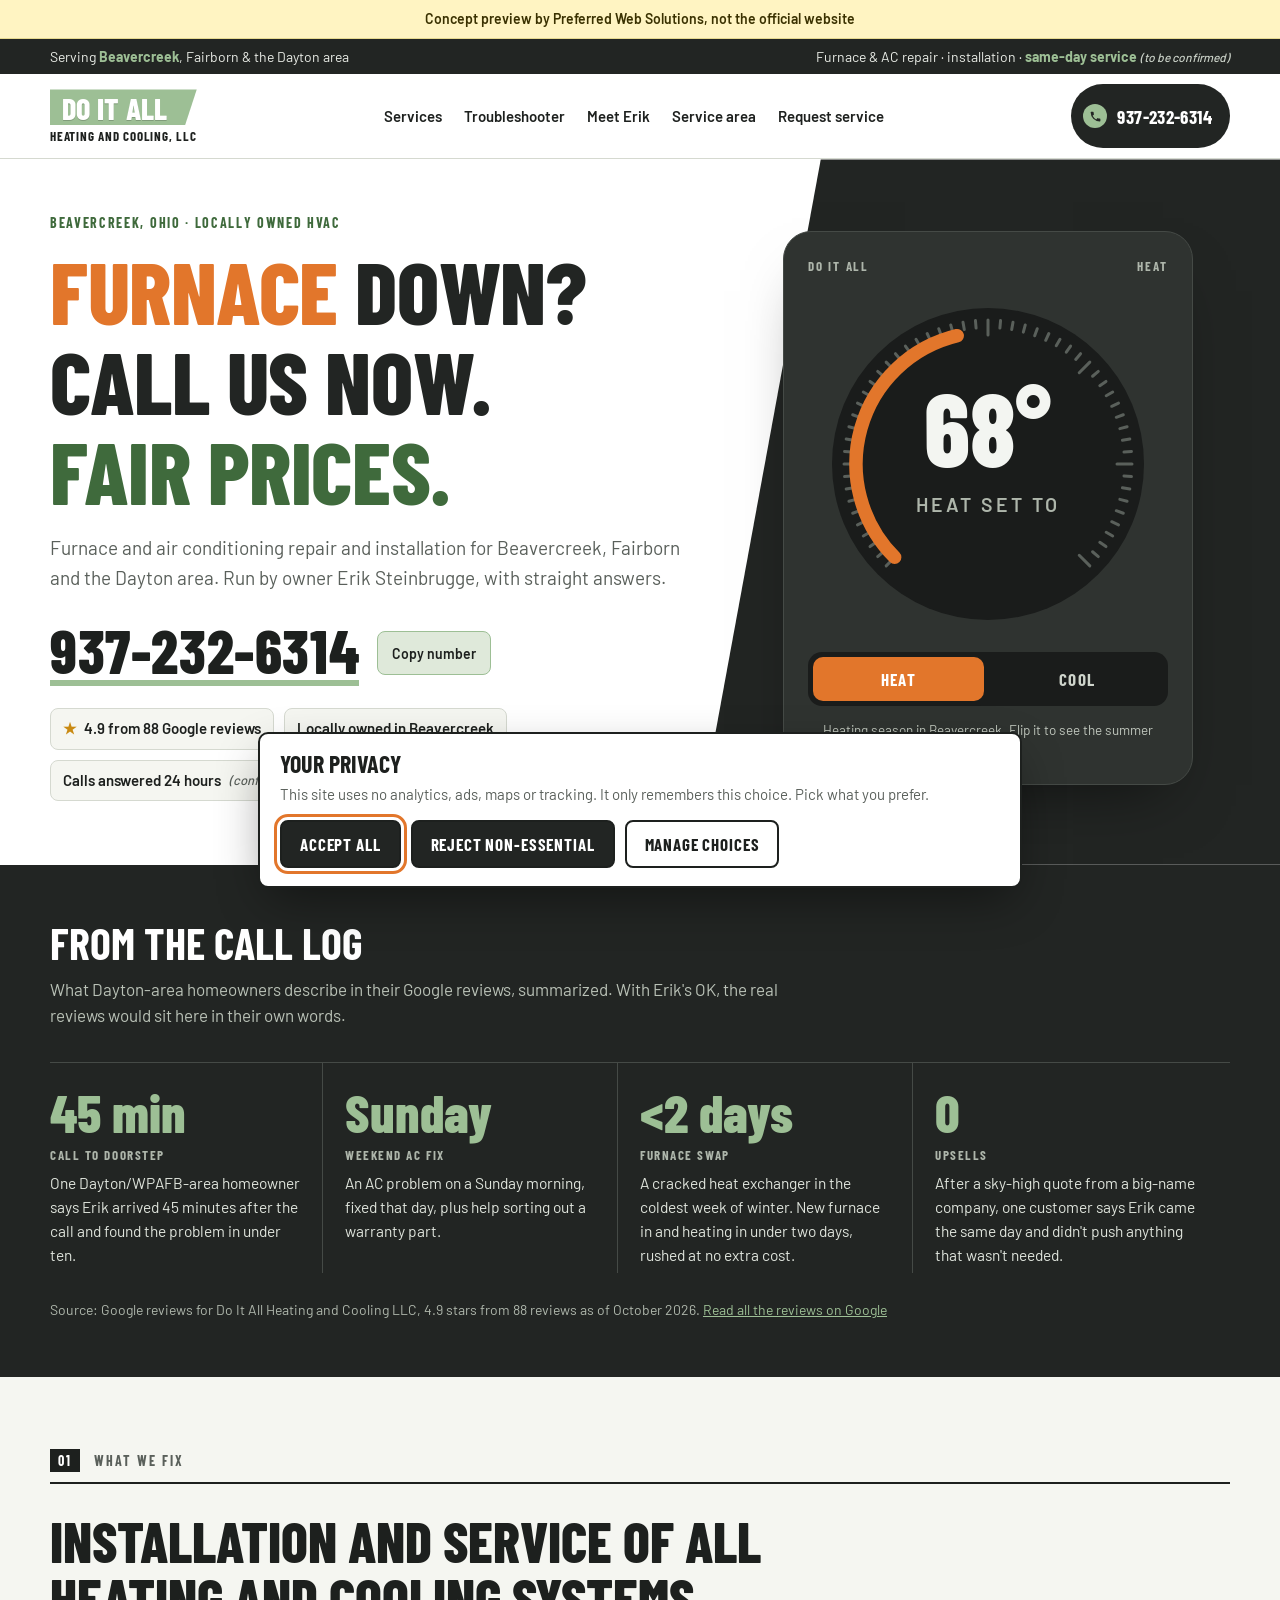
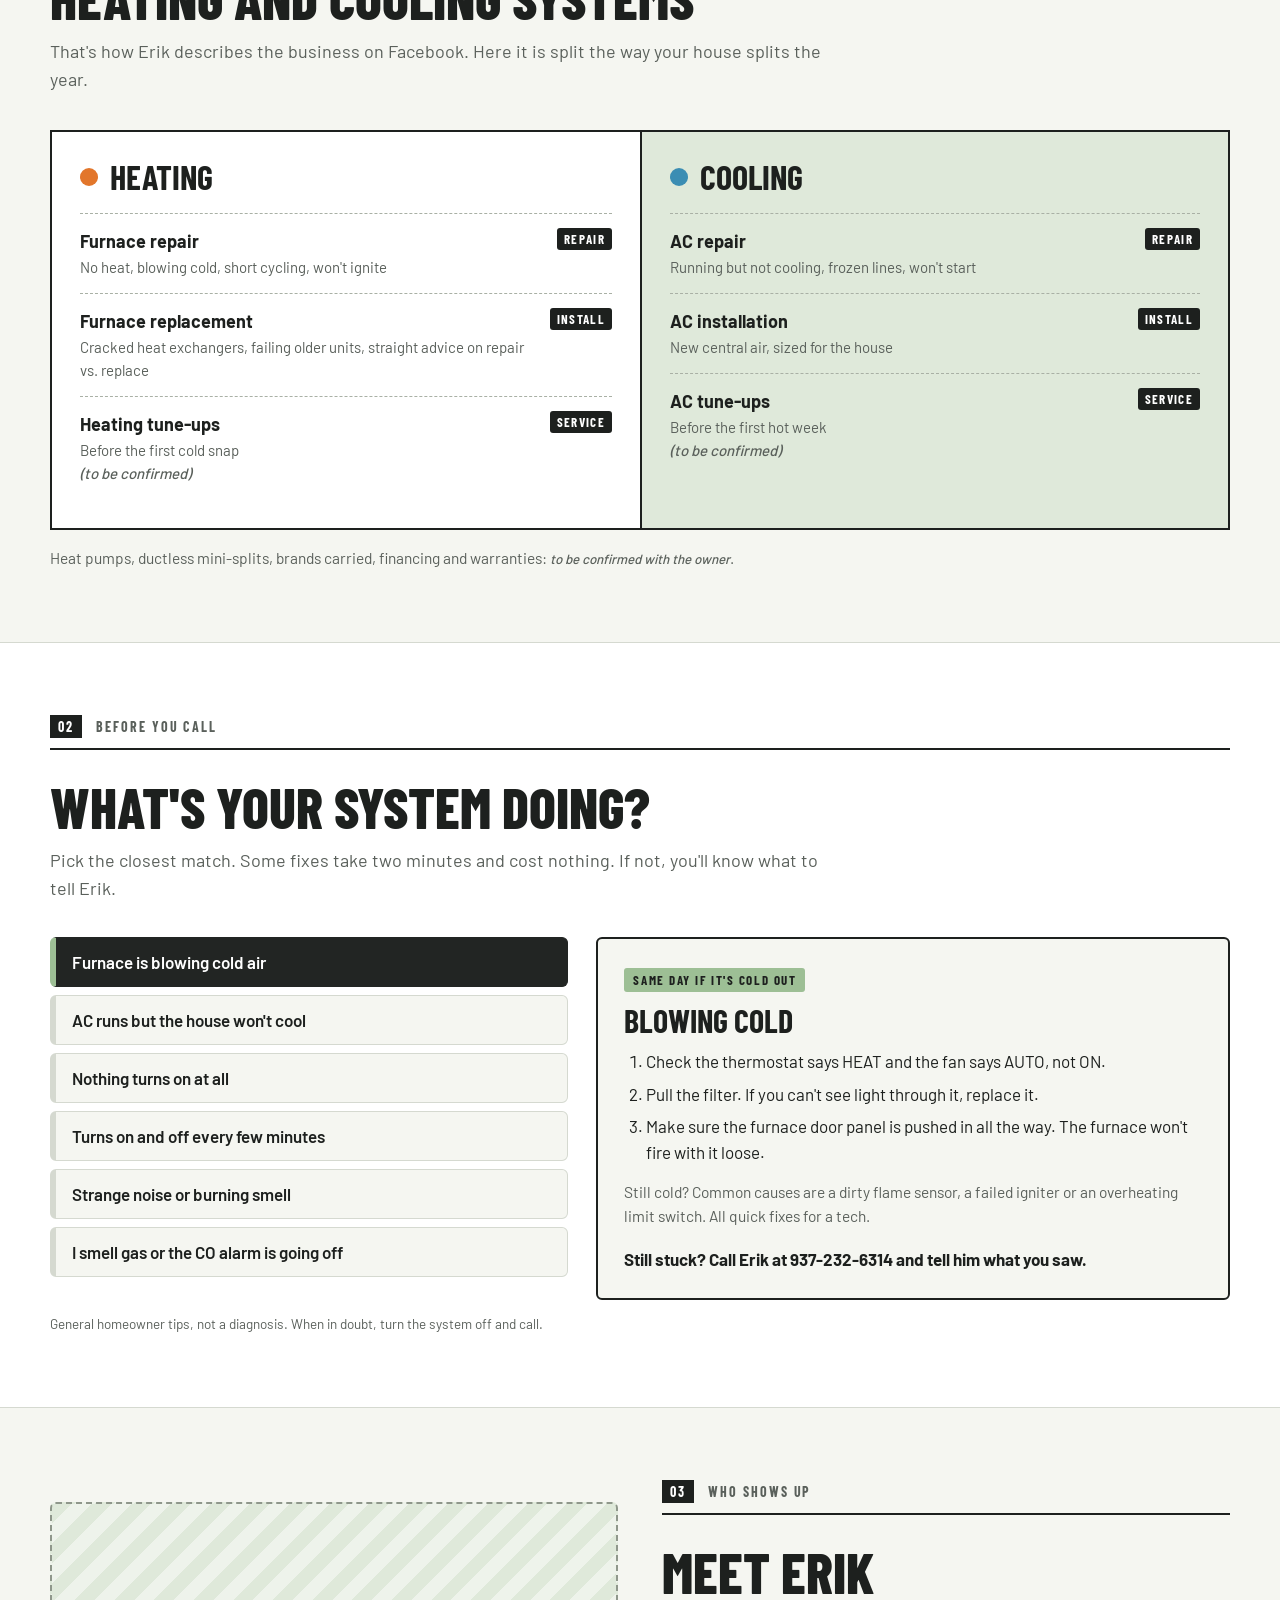
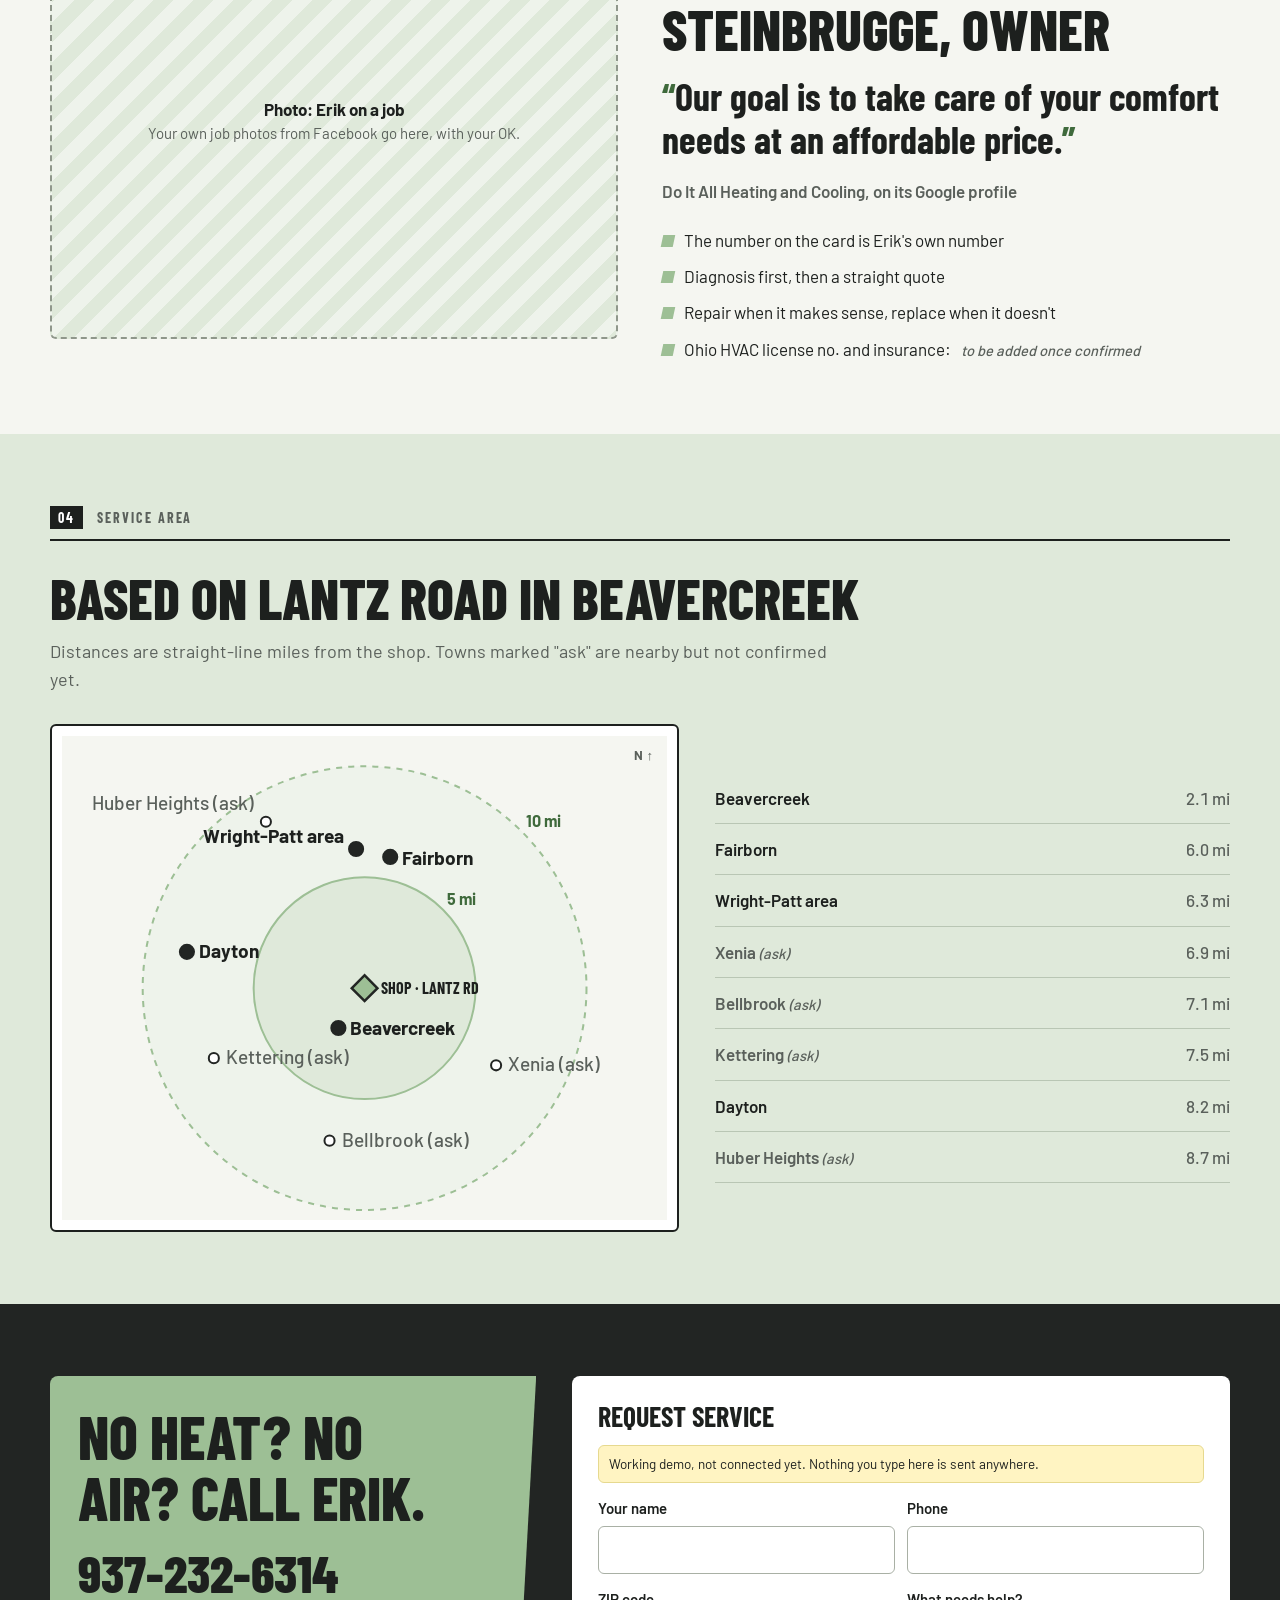
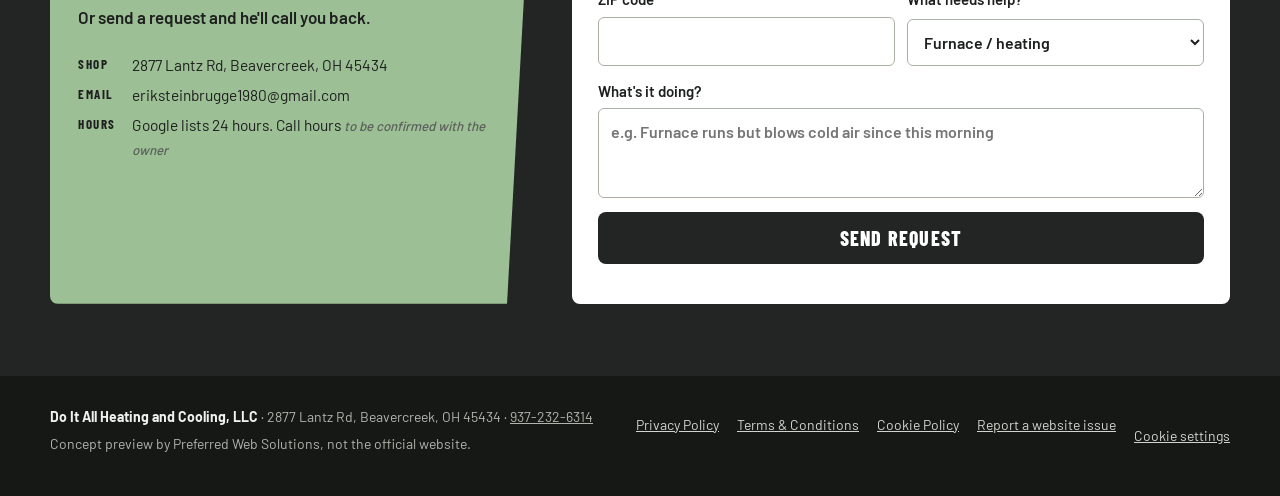
<file: index.html>
<!doctype html>
<html lang="en">
<head>
<meta charset="utf-8">
<meta name="viewport" content="width=device-width,initial-scale=1,viewport-fit=cover">
<title>Do It All Heating and Cooling | Furnace and AC in Beavercreek, OH</title>
<meta name="description" content="Furnace and air conditioning repair and installation in Beavercreek, Ohio. Concept preview by Preferred Web Solutions.">
<meta name="robots" content="noindex,nofollow">
<meta name="theme-color" content="#222523">
<link rel="preload" href="assets/fonts/barlow-latin-400-normal.woff2" as="font" type="font/woff2" crossorigin>
<link rel="preload" href="assets/fonts/barlow-condensed-latin-800-normal.woff2" as="font" type="font/woff2" crossorigin>
<link rel="stylesheet" href="assets/style.css">
</head>
<body>
<a class="skip" href="#main">Skip to content</a>
<div class="concept" role="note">Concept preview by Preferred Web Solutions, not the official website</div>

<div class="top"><div class="wrap">
  <span>Serving <b>Beavercreek</b>, Fairborn &amp; the Dayton area</span>
  <span>Furnace &amp; AC repair · installation · <b>same-day service</b> <span class="tbc">(to be confirmed)</span></span>
</div></div>

<header class="site"><div class="wrap">
  <a class="mark" href="#top" aria-label="Do It All Heating and Cooling, home">
    <span class="slab">DO IT ALL</span>
    <span class="sub">Heating and Cooling, LLC</span>
  </a>
  <nav class="links" aria-label="Main">
    <a href="#services">Services</a>
    <a href="#troubleshoot">Troubleshooter</a>
    <a href="#erik">Meet Erik</a>
    <a href="#area">Service area</a>
    <a href="#contact">Request service</a>
  </nav>
  <a class="callpill" href="tel:+19372326314"><span class="dot" aria-hidden="true"><svg viewBox="0 0 24 24" fill="#222523"><path d="M6.6 10.8a15.1 15.1 0 0 0 6.6 6.6l2.2-2.2c.3-.3.7-.4 1-.2 1.1.4 2.3.6 3.6.6.6 0 1 .4 1 1V20c0 .6-.4 1-1 1A17 17 0 0 1 3 4c0-.6.4-1 1-1h3.5c.6 0 1 .4 1 1 0 1.3.2 2.5.6 3.6.1.3 0 .7-.2 1z"/></svg></span><span class="num">937-232-6314</span></a>
</div></header>

<main id="main">
<section class="hero" id="top">
  <div class="wrap">
    <div>
      <p class="eyebrow">Beavercreek, Ohio · Locally owned HVAC</p>
      <h1><span class="hl"><span class="mode-word" id="modeWord">Furnace</span> down?</span><span class="hl">Call us now.</span><span class="hl2">Fair prices.</span></h1>
      <p class="lede" id="lede">Furnace and air conditioning repair and installation for Beavercreek, Fairborn and the Dayton area. Run by owner Erik Steinbrugge, with straight answers.</p>
      <div class="bigphone">
        <a class="num" href="tel:+19372326314">937-232-6314</a>
        <button class="copy" type="button" data-copy="937-232-6314">Copy number</button>
      </div>
      <div class="facts">
        <span class="fact"><span class="star" aria-hidden="true">★</span> 4.9 from 88 Google reviews</span>
        <span class="fact">Locally owned in Beavercreek</span>
        <span class="fact">Calls answered 24 hours <span class="tbc">(confirm)</span></span>
      </div>
    </div>

    <div class="stat" aria-label="Thermostat: choose heating or cooling to see what we fix">
      <div class="lbl"><span>Do It All</span><span id="statMode">Heat</span></div>
      <svg class="dial" viewBox="0 0 240 240" role="img" aria-labelledby="dialT">
        <title id="dialT">Thermostat dial set to 68 degrees</title>
        <circle cx="120" cy="120" r="104" fill="#1a1c1b"/>
        <g id="ticks" stroke="#5a605b" stroke-width="2" stroke-linecap="round"></g>
        <path class="arc" id="arc" d="" fill="none" stroke="var(--mode)" stroke-width="9" stroke-linecap="round"/>
        <text x="120" y="122" text-anchor="middle" fill="#f3f5f1" font-family="Barlow Condensed, Arial Narrow, sans-serif" font-weight="800" font-size="68" id="temp">68°</text>
        <text x="120" y="152" text-anchor="middle" fill="#aeb6ab" font-family="Barlow, Arial, sans-serif" font-weight="600" font-size="13" letter-spacing="2" id="setTxt">HEAT SET TO</text>
      </svg>
      <div class="toggle" role="group" aria-label="Mode">
        <button type="button" id="bHeat" aria-pressed="true">Heat</button>
        <button type="button" id="bCool" aria-pressed="false">Cool</button>
      </div>
      <p class="note" id="statNote"></p>
    </div>
  </div>
</section>

<section class="proof" aria-labelledby="proofH">
  <div class="wrap">
    <h2 id="proofH">From the call log</h2>
    <p class="intro">What Dayton-area homeowners describe in their Google reviews, summarized. With Erik's OK, the real reviews would sit here in their own words.</p>
    <div class="calls">
      <div class="call"><div class="big">45 min</div><div class="tag">Call to doorstep</div><p>One Dayton/WPAFB-area homeowner says Erik arrived 45 minutes after the call and found the problem in under ten.</p></div>
      <div class="call"><div class="big">Sunday</div><div class="tag">Weekend AC fix</div><p>An AC problem on a Sunday morning, fixed that day, plus help sorting out a warranty part.</p></div>
      <div class="call"><div class="big">&lt;2 days</div><div class="tag">Furnace swap</div><p>A cracked heat exchanger in the coldest week of winter. New furnace in and heating in under two days, rushed at no extra cost.</p></div>
      <div class="call"><div class="big">0</div><div class="tag">Upsells</div><p>After a sky-high quote from a big-name company, one customer says Erik came the same day and didn't push anything that wasn't needed.</p></div>
    </div>
    <p class="src">Source: Google reviews for Do It All Heating and Cooling LLC, 4.9 stars from 88 reviews as of October 2026. <a href="https://www.google.com/maps/search/?api=1&amp;query=Do%20It%20All%20Heating%20and%20Cooling%20LLC&amp;query_place_id=ChIJO5k69vaBQIgRL9Oj7JM73H8" target="_blank" rel="noopener">Read all the reviews on Google</a></p>
  </div>
</section>

<section class="block" id="services" aria-labelledby="svcH">
  <div class="wrap">
    <div class="wo"><span class="no">01</span><span>What we fix</span></div>
    <h2 id="svcH">Installation and service of all heating and cooling systems</h2>
    <p class="sub-lede">That's how Erik describes the business on Facebook. Here it is split the way your house splits the year.</p>
    <div class="split">
      <div class="side heat">
        <h3><span class="sw" style="background:var(--heat)" aria-hidden="true"></span>Heating</h3>
        <ul>
          <li><div><strong>Furnace repair</strong><span>No heat, blowing cold, short cycling, won't ignite</span></div><em>Repair</em></li>
          <li><div><strong>Furnace replacement</strong><span>Cracked heat exchangers, failing older units, straight advice on repair vs. replace</span></div><em>Install</em></li>
          <li><div><strong>Heating tune-ups</strong><span>Before the first cold snap <span class="tbc">(to be confirmed)</span></span></div><em>Service</em></li>
        </ul>
      </div>
      <div class="side cool">
        <h3><span class="sw" style="background:var(--cool)" aria-hidden="true"></span>Cooling</h3>
        <ul>
          <li><div><strong>AC repair</strong><span>Running but not cooling, frozen lines, won't start</span></div><em>Repair</em></li>
          <li><div><strong>AC installation</strong><span>New central air, sized for the house</span></div><em>Install</em></li>
          <li><div><strong>AC tune-ups</strong><span>Before the first hot week <span class="tbc">(to be confirmed)</span></span></div><em>Service</em></li>
        </ul>
      </div>
    </div>
    <p class="also">Heat pumps, ductless mini-splits, brands carried, financing and warranties: <span class="tbc">to be confirmed with the owner</span>.</p>
  </div>
</section>

<section class="block trouble" id="troubleshoot" aria-labelledby="trH">
  <div class="wrap">
    <div class="wo"><span class="no">02</span><span>Before you call</span></div>
    <h2 id="trH">What's your system doing?</h2>
    <p class="sub-lede">Pick the closest match. Some fixes take two minutes and cost nothing. If not, you'll know what to tell Erik.</p>
    <div class="tgrid">
      <div class="symptoms" role="tablist" aria-label="Symptoms" id="symptoms"></div>
      <div class="answer" role="tabpanel" id="answer" aria-live="polite"></div>
    </div>
    <p class="disclaim">General homeowner tips, not a diagnosis. When in doubt, turn the system off and call.</p>
  </div>
</section>

<section class="block owner" id="erik" aria-labelledby="erH">
  <div class="wrap">
    <div class="photo-ph" role="img" aria-label="Placeholder for a photo of Erik on a job"><div><b>Photo: Erik on a job</b>Your own job photos from Facebook go here, with your OK.</div></div>
    <div>
      <div class="wo"><span class="no">03</span><span>Who shows up</span></div>
      <h2 id="erH">Meet Erik Steinbrugge, owner</h2>
      <p class="quote-own">Our goal is to take care of your comfort needs at an affordable price.</p>
      <p class="attrib">Do It All Heating and Cooling, on its Google profile</p>
      <ul class="checks">
        <li>The number on the card is Erik's own number</li>
        <li>Diagnosis first, then a straight quote</li>
        <li>Repair when it makes sense, replace when it doesn't</li>
        <li>Ohio HVAC license no. and insurance: <span class="tbc">to be added once confirmed</span></li>
      </ul>
    </div>
  </div>
</section>

<section class="block area" id="area" aria-labelledby="arH">
  <div class="wrap">
    <div class="wo"><span class="no">04</span><span>Service area</span></div>
    <h2 id="arH">Based on Lantz Road in Beavercreek</h2>
    <p class="sub-lede">Distances are straight-line miles from the shop. Towns marked "ask" are nearby but not confirmed yet.</p>
    <div class="agrid">
      <div class="mapbox"><svg id="map" viewBox="0 0 600 480" role="img" aria-labelledby="mapT"><title id="mapT">Map of towns around Beavercreek, Ohio, with 5 and 10 mile rings around the shop on Lantz Road</title></svg></div>
      <ul class="towns" id="towns"></ul>
    </div>
  </div>
</section>

<section class="contact" id="contact" aria-labelledby="ctH">
  <div class="wrap">
    <div class="left">
      <h2 id="ctH">No heat? No air? Call Erik.</h2>
      <a class="phone" href="tel:+19372326314">937-232-6314</a>
      <p>Or send a request and he'll call you back.</p>
      <dl>
        <dt>Shop</dt><dd>2877 Lantz Rd, Beavercreek, OH 45434</dd>
        <dt>Email</dt><dd>eriksteinbrugge1980@gmail.com</dd>
        <dt>Hours</dt><dd>Google lists 24 hours. Call hours <span class="tbc">to be confirmed with the owner</span></dd>
      </dl>
    </div>
    <form class="req" id="req" novalidate>
      <h3>Request service</h3>
      <p class="demo">Working demo, not connected yet. Nothing you type here is sent anywhere.</p>
      <div class="row2">
        <label>Your name<input name="name" autocomplete="name" required></label>
        <label>Phone<input name="phone" type="tel" autocomplete="tel" required></label>
      </div>
      <div class="row2">
        <label>ZIP code<input name="zip" inputmode="numeric" autocomplete="postal-code" maxlength="5"></label>
        <label>What needs help?
          <select name="sys"><option>Furnace / heating</option><option>Air conditioning</option><option>New system quote</option><option>Not sure</option></select>
        </label>
      </div>
      <label>What's it doing?<textarea name="msg" placeholder="e.g. Furnace runs but blows cold air since this morning"></textarea></label>
      <button class="send" type="submit">Send request</button>
      <p id="formMsg" role="status"></p>
    </form>
  </div>
</section>
</main>

<footer><div class="wrap">
  <div>
    <p><strong>Do It All Heating and Cooling, LLC</strong> · 2877 Lantz Rd, Beavercreek, OH 45434 · <a href="tel:+19372326314">937-232-6314</a></p>
    <p style="margin-top:6px">Concept preview by Preferred Web Solutions, not the official website.</p>
  </div>
  <nav class="flinks" aria-label="Legal">
    <a href="privacy.html">Privacy Policy</a>
    <a href="terms.html">Terms &amp; Conditions</a>
    <a href="cookies.html">Cookie Policy</a>
    <a href="report.html">Report a website issue</a>
    <button type="button" data-cookie-settings>Cookie settings</button>
  </nav>
</div></footer>

<div class="mbar"><a class="c" href="tel:+19372326314">Call Erik</a><a class="r" href="#contact">Request</a></div>
<script src="assets/app.js"></script>
<script src="assets/consent.js"></script>
</body>
</html>
</file>
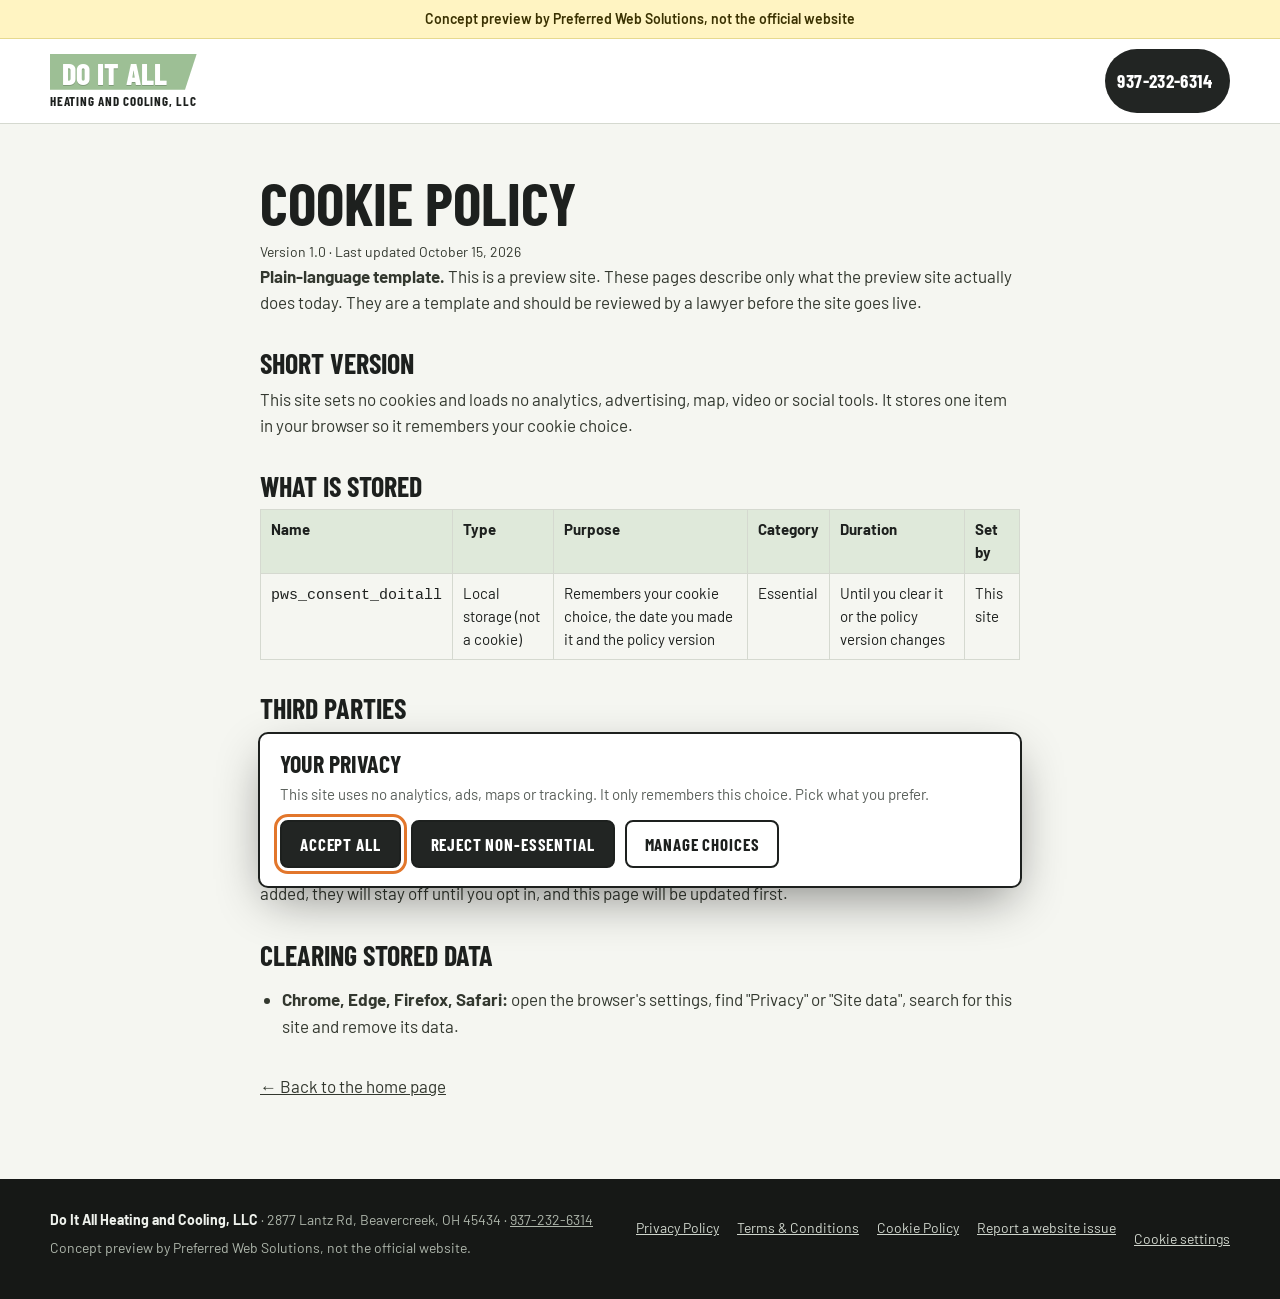
<file: cookies.html>
<!doctype html>
<html lang="en">
<head>
<meta charset="utf-8">
<meta name="viewport" content="width=device-width,initial-scale=1,viewport-fit=cover">
<title>Cookie Policy | Do It All Heating and Cooling</title>
<meta name="description" content="">
<meta name="robots" content="noindex,nofollow">
<meta name="theme-color" content="#222523">
<link rel="preload" href="assets/fonts/barlow-latin-400-normal.woff2" as="font" type="font/woff2" crossorigin>
<link rel="preload" href="assets/fonts/barlow-condensed-latin-800-normal.woff2" as="font" type="font/woff2" crossorigin>
<link rel="stylesheet" href="assets/style.css">
</head>
<body>
<a class="skip" href="#main">Skip to content</a>
<div class="concept" role="note">Concept preview by Preferred Web Solutions, not the official website</div>
<header class="site"><div class="wrap">
  <a class="mark" href="index.html" aria-label="Do It All Heating and Cooling, home"><span class="slab">DO IT ALL</span><span class="sub">Heating and Cooling, LLC</span></a>
  <a class="callpill" href="tel:+19372326314"><span class="num">937-232-6314</span></a>
</div></header>
<main id="main" class="legal">
<h1>Cookie Policy</h1>
<p class="meta">Version 1.0 · Last updated October 15, 2026</p>
<p><strong>Plain-language template.</strong> This is a preview site. These pages describe only what the preview site actually does today. They are a template and should be reviewed by a lawyer before the site goes live.</p>
<h2>Short version</h2>
<p>This site sets no cookies and loads no analytics, advertising, map, video or social tools. It stores one item in your browser so it remembers your cookie choice.</p>
<h2>What is stored</h2>
<table><thead><tr><th>Name</th><th>Type</th><th>Purpose</th><th>Category</th><th>Duration</th><th>Set by</th></tr></thead>
<tbody><tr><td><code>pws_consent_doitall</code></td><td>Local storage (not a cookie)</td><td>Remembers your cookie choice, the date you made it and the policy version</td><td>Essential</td><td>Until you clear it or the policy version changes</td><td>This site</td></tr></tbody></table>
<h2>Third parties</h2>
<p>Fonts and images load from this site only. If you send the "Report a website issue" form, your browser sends that form to Formspree, our form processor, only at the moment you submit it.</p>
<h2>Your choices</h2>
<p>Use the "Cookie settings" button in the footer to reopen the banner at any time. If optional tools are ever added, they will stay off until you opt in, and this page will be updated first.</p>
<h2>Clearing stored data</h2>
<ul><li><strong>Chrome, Edge, Firefox, Safari:</strong> open the browser's settings, find "Privacy" or "Site data", search for this site and remove its data.</li></ul>

<p style="margin-top:34px"><a href="index.html">← Back to the home page</a></p>
</main>
<footer><div class="wrap">
  <div>
    <p><strong>Do It All Heating and Cooling, LLC</strong> · 2877 Lantz Rd, Beavercreek, OH 45434 · <a href="tel:+19372326314">937-232-6314</a></p>
    <p style="margin-top:6px">Concept preview by Preferred Web Solutions, not the official website.</p>
  </div>
  <nav class="flinks" aria-label="Legal">
    <a href="privacy.html">Privacy Policy</a>
    <a href="terms.html">Terms &amp; Conditions</a>
    <a href="cookies.html">Cookie Policy</a>
    <a href="report.html">Report a website issue</a>
    <button type="button" data-cookie-settings>Cookie settings</button>
  </nav>
</div></footer>
<script src="assets/consent.js"></script>
</body>
</html>
</file>
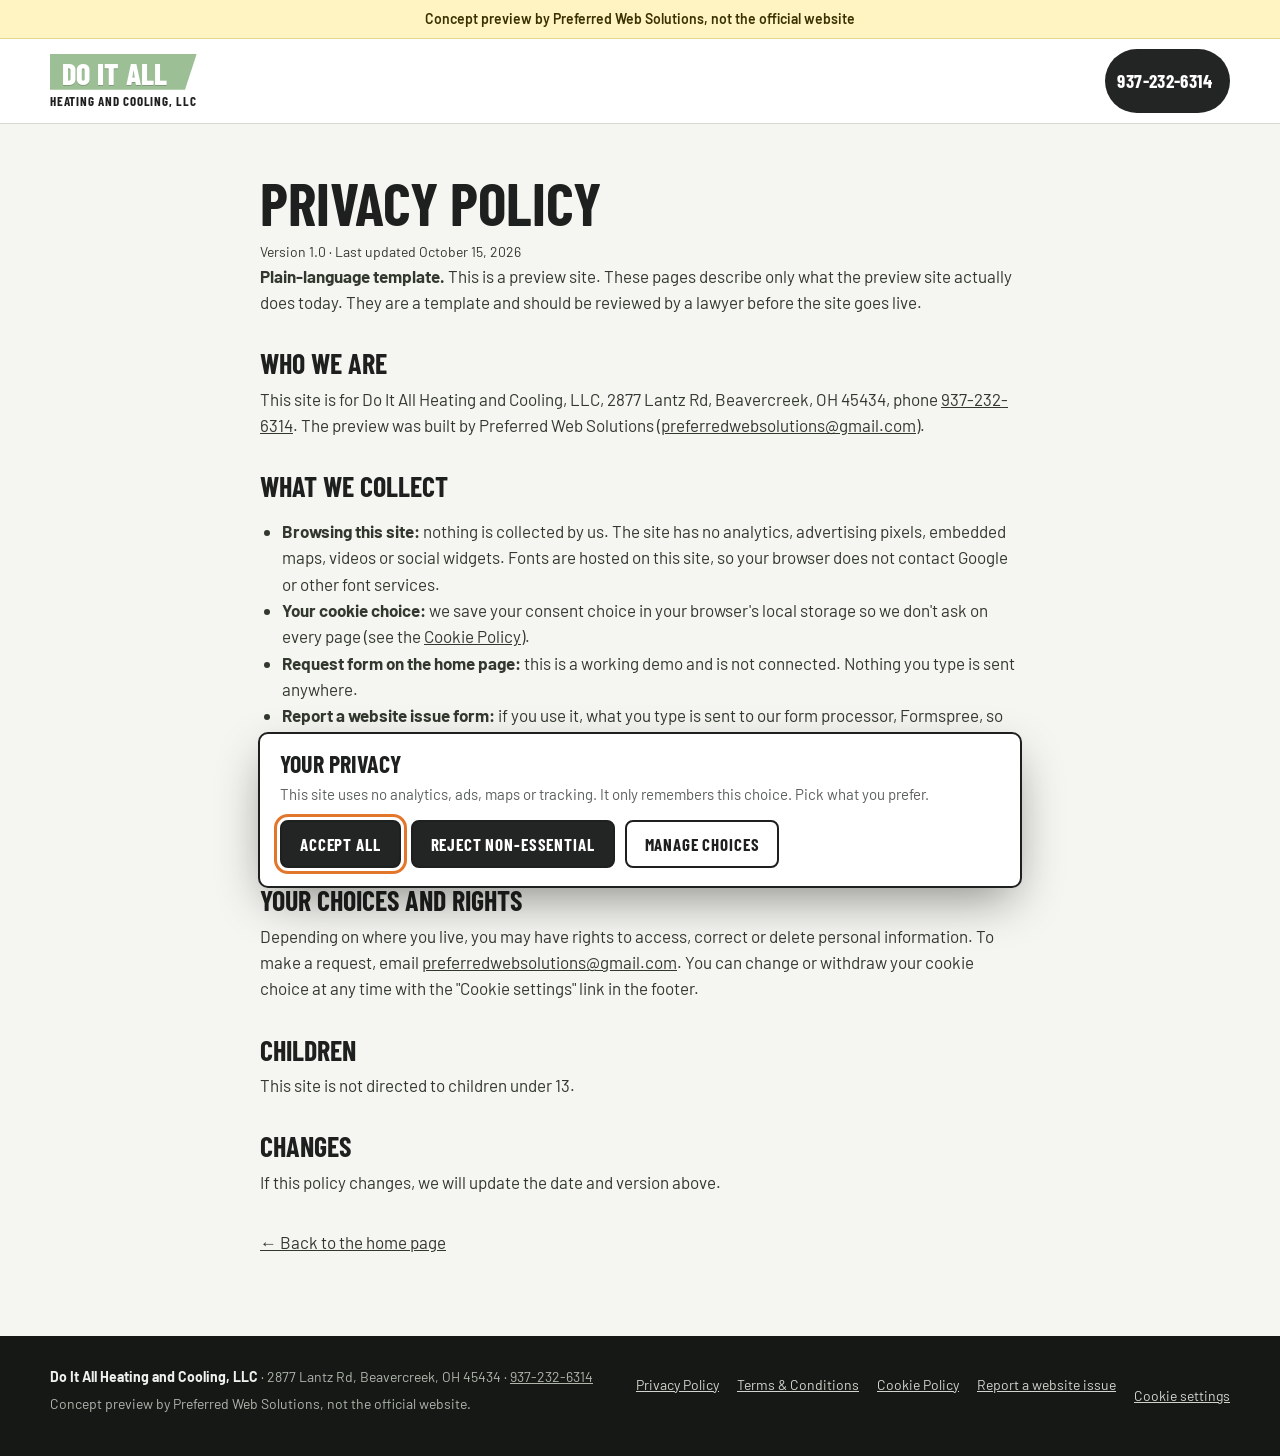
<file: privacy.html>
<!doctype html>
<html lang="en">
<head>
<meta charset="utf-8">
<meta name="viewport" content="width=device-width,initial-scale=1,viewport-fit=cover">
<title>Privacy Policy | Do It All Heating and Cooling</title>
<meta name="description" content="">
<meta name="robots" content="noindex,nofollow">
<meta name="theme-color" content="#222523">
<link rel="preload" href="assets/fonts/barlow-latin-400-normal.woff2" as="font" type="font/woff2" crossorigin>
<link rel="preload" href="assets/fonts/barlow-condensed-latin-800-normal.woff2" as="font" type="font/woff2" crossorigin>
<link rel="stylesheet" href="assets/style.css">
</head>
<body>
<a class="skip" href="#main">Skip to content</a>
<div class="concept" role="note">Concept preview by Preferred Web Solutions, not the official website</div>
<header class="site"><div class="wrap">
  <a class="mark" href="index.html" aria-label="Do It All Heating and Cooling, home"><span class="slab">DO IT ALL</span><span class="sub">Heating and Cooling, LLC</span></a>
  <a class="callpill" href="tel:+19372326314"><span class="num">937-232-6314</span></a>
</div></header>
<main id="main" class="legal">
<h1>Privacy Policy</h1>
<p class="meta">Version 1.0 · Last updated October 15, 2026</p>
<p><strong>Plain-language template.</strong> This is a preview site. These pages describe only what the preview site actually does today. They are a template and should be reviewed by a lawyer before the site goes live.</p>
<h2>Who we are</h2>
<p>This site is for Do It All Heating and Cooling, LLC, 2877 Lantz Rd, Beavercreek, OH 45434, phone <a href="tel:+19372326314">937-232-6314</a>. The preview was built by Preferred Web Solutions (<a href="mailto:preferredwebsolutions@gmail.com">preferredwebsolutions@gmail.com</a>).</p>
<h2>What we collect</h2>
<ul>
<li><strong>Browsing this site:</strong> nothing is collected by us. The site has no analytics, advertising pixels, embedded maps, videos or social widgets. Fonts are hosted on this site, so your browser does not contact Google or other font services.</li>
<li><strong>Your cookie choice:</strong> we save your consent choice in your browser's local storage so we don't ask on every page (see the <a href="cookies.html">Cookie Policy</a>).</li>
<li><strong>Request form on the home page:</strong> this is a working demo and is not connected. Nothing you type is sent anywhere.</li>
<li><strong>Report a website issue form:</strong> if you use it, what you type is sent to our form processor, Formspree, so we can read it and reply.</li>
</ul>
<h2>How we use it</h2>
<p>Only to answer your message or fix a site problem you reported. We do not sell personal information.</p>
<h2>Your choices and rights</h2>
<p>Depending on where you live, you may have rights to access, correct or delete personal information. To make a request, email <a href="mailto:preferredwebsolutions@gmail.com">preferredwebsolutions@gmail.com</a>. You can change or withdraw your cookie choice at any time with the "Cookie settings" link in the footer.</p>
<h2>Children</h2><p>This site is not directed to children under 13.</p>
<h2>Changes</h2><p>If this policy changes, we will update the date and version above.</p>

<p style="margin-top:34px"><a href="index.html">← Back to the home page</a></p>
</main>
<footer><div class="wrap">
  <div>
    <p><strong>Do It All Heating and Cooling, LLC</strong> · 2877 Lantz Rd, Beavercreek, OH 45434 · <a href="tel:+19372326314">937-232-6314</a></p>
    <p style="margin-top:6px">Concept preview by Preferred Web Solutions, not the official website.</p>
  </div>
  <nav class="flinks" aria-label="Legal">
    <a href="privacy.html">Privacy Policy</a>
    <a href="terms.html">Terms &amp; Conditions</a>
    <a href="cookies.html">Cookie Policy</a>
    <a href="report.html">Report a website issue</a>
    <button type="button" data-cookie-settings>Cookie settings</button>
  </nav>
</div></footer>
<script src="assets/consent.js"></script>
</body>
</html>
</file>
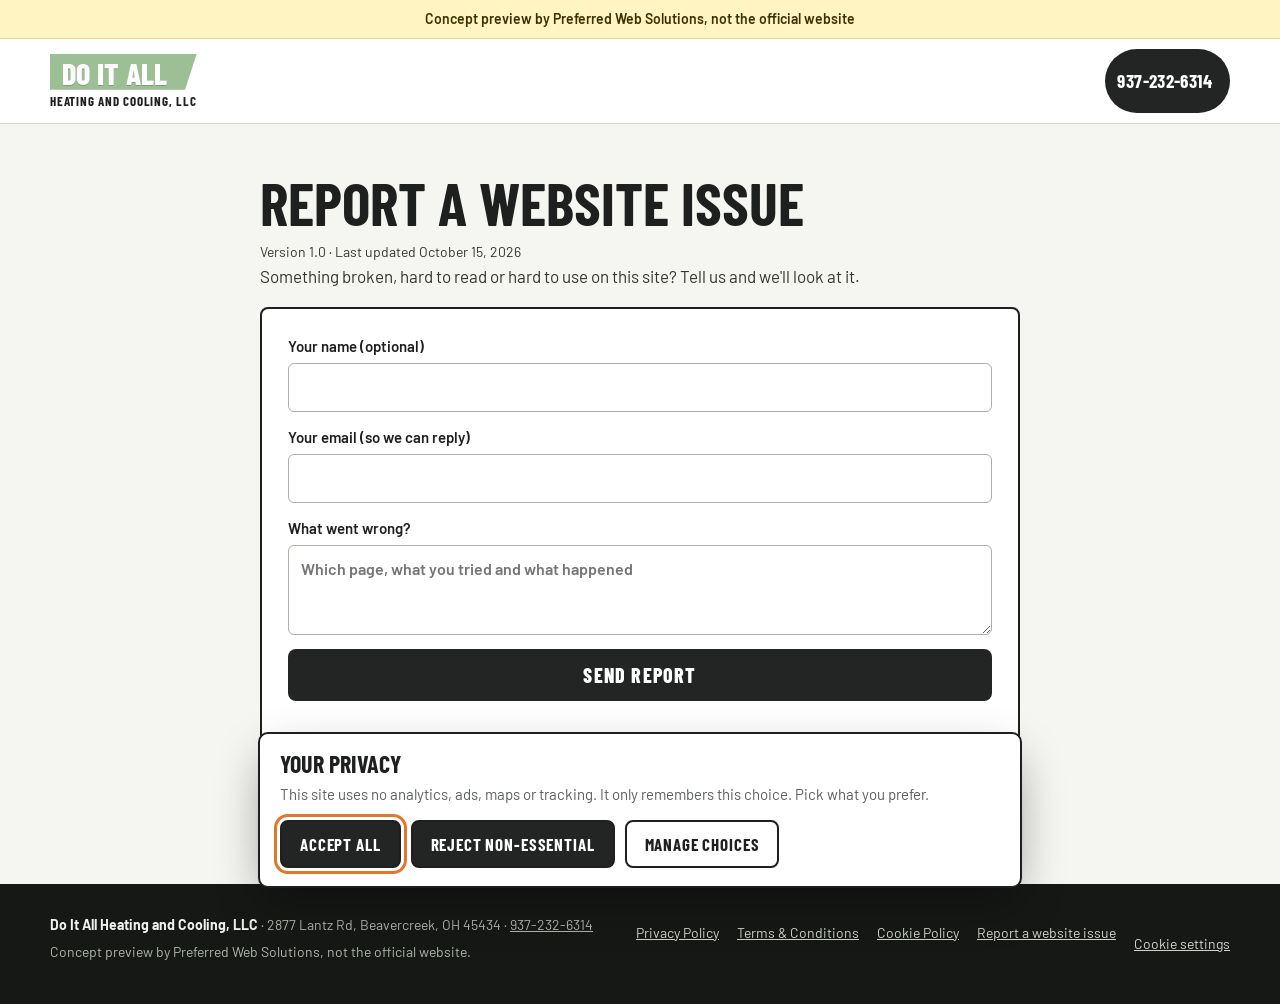
<file: report.html>
<!doctype html>
<html lang="en">
<head>
<meta charset="utf-8">
<meta name="viewport" content="width=device-width,initial-scale=1,viewport-fit=cover">
<title>Report a Website Issue | Do It All Heating and Cooling</title>
<meta name="description" content="">
<meta name="robots" content="noindex,nofollow">
<meta name="theme-color" content="#222523">
<link rel="preload" href="assets/fonts/barlow-latin-400-normal.woff2" as="font" type="font/woff2" crossorigin>
<link rel="preload" href="assets/fonts/barlow-condensed-latin-800-normal.woff2" as="font" type="font/woff2" crossorigin>
<link rel="stylesheet" href="assets/style.css">
</head>
<body>
<a class="skip" href="#main">Skip to content</a>
<div class="concept" role="note">Concept preview by Preferred Web Solutions, not the official website</div>
<header class="site"><div class="wrap">
  <a class="mark" href="index.html" aria-label="Do It All Heating and Cooling, home"><span class="slab">DO IT ALL</span><span class="sub">Heating and Cooling, LLC</span></a>
  <a class="callpill" href="tel:+19372326314"><span class="num">937-232-6314</span></a>
</div></header>
<main id="main" class="legal">
<h1>Report a website issue</h1>
<p class="meta">Version 1.0 · Last updated October 15, 2026</p>

<p>Something broken, hard to read or hard to use on this site? Tell us and we'll look at it.</p>
<form id="rf" action="https://formspree.io/f/xgavryzg" method="POST" class="req" style="box-shadow:none;border:2px solid var(--ink);margin-top:18px">
<input type="hidden" name="business" value="Do It All Heating and Cooling, LLC (preview site)">
<input type="hidden" name="page" value="report.html">
<label>Your name (optional)<input name="name" autocomplete="name"></label>
<label>Your email (so we can reply)<input name="email" type="email" autocomplete="email" required></label>
<label>What went wrong?<textarea name="message" required placeholder="Which page, what you tried and what happened"></textarea></label>
<button class="send" type="submit">Send report</button>
<p id="rmsg" role="status" tabindex="-1"></p>
</form>
<div id="rdone" role="status" hidden><h2>Thank you</h2><p>Your report was sent. We'll look at it and reply by email if we need more information.</p></div>

<p style="margin-top:34px"><a href="index.html">← Back to the home page</a></p>
</main>
<footer><div class="wrap">
  <div>
    <p><strong>Do It All Heating and Cooling, LLC</strong> · 2877 Lantz Rd, Beavercreek, OH 45434 · <a href="tel:+19372326314">937-232-6314</a></p>
    <p style="margin-top:6px">Concept preview by Preferred Web Solutions, not the official website.</p>
  </div>
  <nav class="flinks" aria-label="Legal">
    <a href="privacy.html">Privacy Policy</a>
    <a href="terms.html">Terms &amp; Conditions</a>
    <a href="cookies.html">Cookie Policy</a>
    <a href="report.html">Report a website issue</a>
    <button type="button" data-cookie-settings>Cookie settings</button>
  </nav>
</div></footer>
<script>
(function(){var f=document.getElementById('rf');f.addEventListener('submit',function(e){e.preventDefault();var m=document.getElementById('rmsg');
if(!f.checkValidity()){m.textContent='Please add your email and a short description.';return}
m.textContent='Sending...';
fetch(f.action,{method:'POST',body:new FormData(f),headers:{Accept:'application/json'}}).then(function(r){
 if(r.ok){f.hidden=true;var d=document.getElementById('rdone');d.hidden=false;d.setAttribute('tabindex','-1');d.focus()}else{m.textContent='Sorry, that did not send. Please email preferredwebsolutions@gmail.com.'}
}).catch(function(){m.textContent='Sorry, that did not send. Please email preferredwebsolutions@gmail.com.'})})})();
</script>
<script src="assets/consent.js"></script>
</body>
</html>
</file>
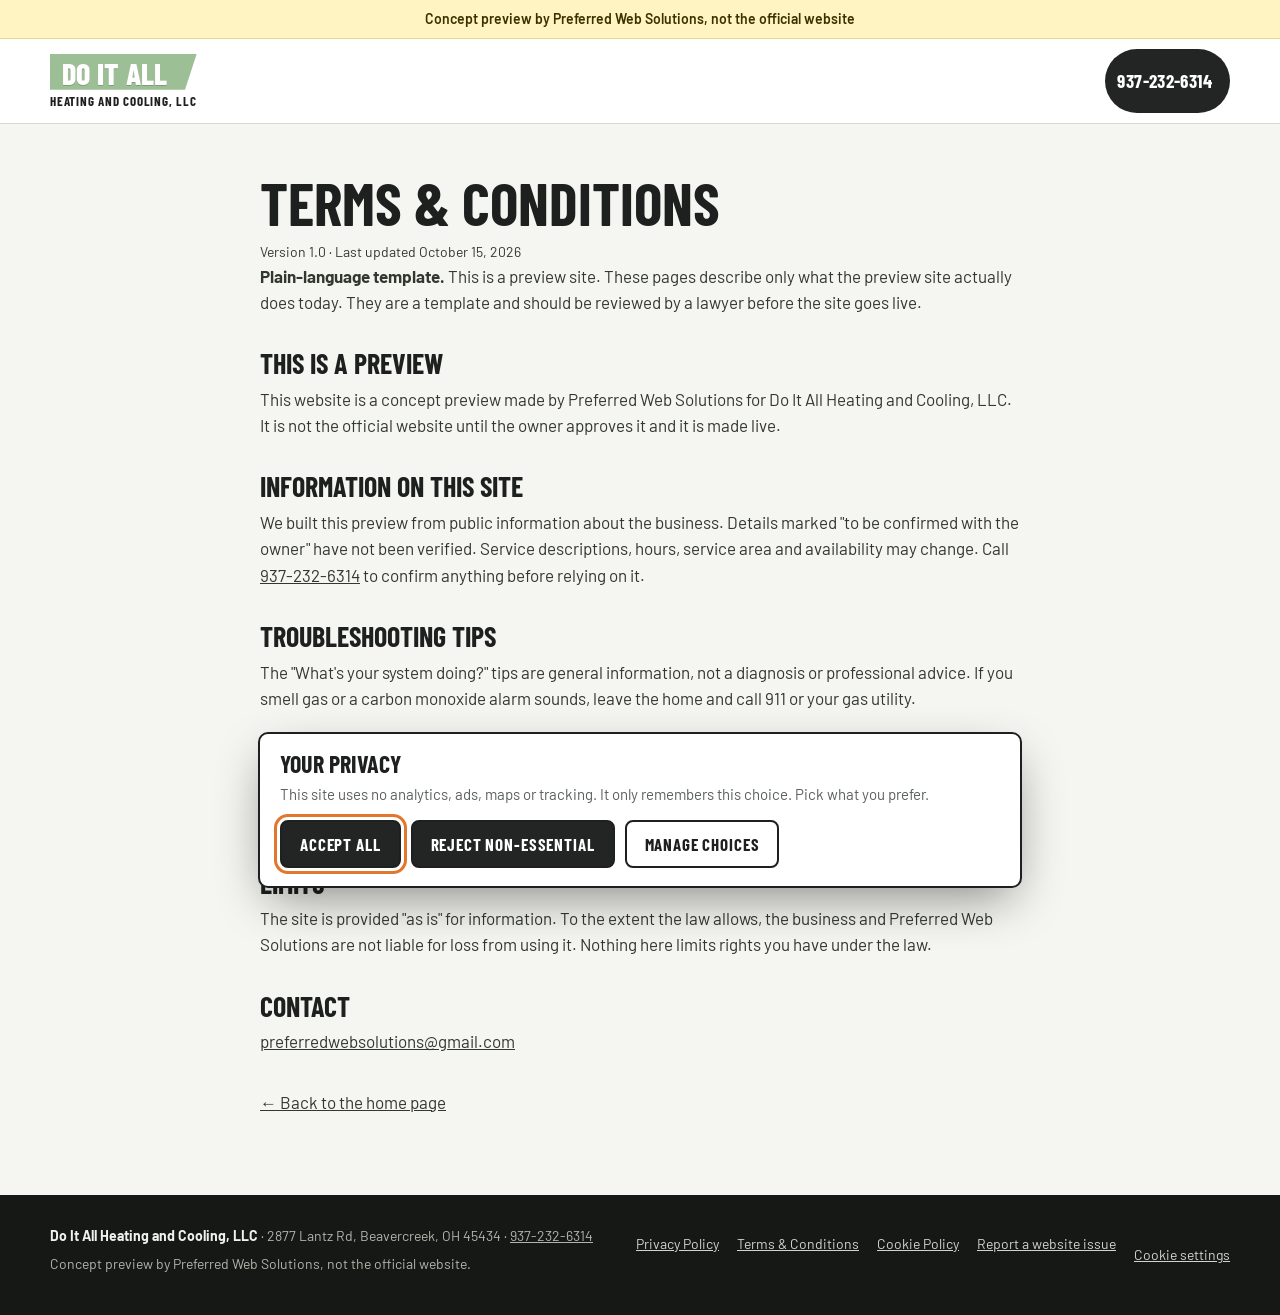
<file: terms.html>
<!doctype html>
<html lang="en">
<head>
<meta charset="utf-8">
<meta name="viewport" content="width=device-width,initial-scale=1,viewport-fit=cover">
<title>Terms & Conditions | Do It All Heating and Cooling</title>
<meta name="description" content="">
<meta name="robots" content="noindex,nofollow">
<meta name="theme-color" content="#222523">
<link rel="preload" href="assets/fonts/barlow-latin-400-normal.woff2" as="font" type="font/woff2" crossorigin>
<link rel="preload" href="assets/fonts/barlow-condensed-latin-800-normal.woff2" as="font" type="font/woff2" crossorigin>
<link rel="stylesheet" href="assets/style.css">
</head>
<body>
<a class="skip" href="#main">Skip to content</a>
<div class="concept" role="note">Concept preview by Preferred Web Solutions, not the official website</div>
<header class="site"><div class="wrap">
  <a class="mark" href="index.html" aria-label="Do It All Heating and Cooling, home"><span class="slab">DO IT ALL</span><span class="sub">Heating and Cooling, LLC</span></a>
  <a class="callpill" href="tel:+19372326314"><span class="num">937-232-6314</span></a>
</div></header>
<main id="main" class="legal">
<h1>Terms &amp; Conditions</h1>
<p class="meta">Version 1.0 · Last updated October 15, 2026</p>
<p><strong>Plain-language template.</strong> This is a preview site. These pages describe only what the preview site actually does today. They are a template and should be reviewed by a lawyer before the site goes live.</p>
<h2>This is a preview</h2>
<p>This website is a concept preview made by Preferred Web Solutions for Do It All Heating and Cooling, LLC. It is not the official website until the owner approves it and it is made live.</p>
<h2>Information on this site</h2>
<p>We built this preview from public information about the business. Details marked "to be confirmed with the owner" have not been verified. Service descriptions, hours, service area and availability may change. Call <a href="tel:+19372326314">937-232-6314</a> to confirm anything before relying on it.</p>
<h2>Troubleshooting tips</h2>
<p>The "What's your system doing?" tips are general information, not a diagnosis or professional advice. If you smell gas or a carbon monoxide alarm sounds, leave the home and call 911 or your gas utility.</p>
<h2>Customer reviews</h2>
<p>The review summaries describe public Google reviews. Ratings and reviews belong to the people who wrote them and are shown on Google.</p>
<h2>Limits</h2>
<p>The site is provided "as is" for information. To the extent the law allows, the business and Preferred Web Solutions are not liable for loss from using it. Nothing here limits rights you have under the law.</p>
<h2>Contact</h2><p><a href="mailto:preferredwebsolutions@gmail.com">preferredwebsolutions@gmail.com</a></p>

<p style="margin-top:34px"><a href="index.html">← Back to the home page</a></p>
</main>
<footer><div class="wrap">
  <div>
    <p><strong>Do It All Heating and Cooling, LLC</strong> · 2877 Lantz Rd, Beavercreek, OH 45434 · <a href="tel:+19372326314">937-232-6314</a></p>
    <p style="margin-top:6px">Concept preview by Preferred Web Solutions, not the official website.</p>
  </div>
  <nav class="flinks" aria-label="Legal">
    <a href="privacy.html">Privacy Policy</a>
    <a href="terms.html">Terms &amp; Conditions</a>
    <a href="cookies.html">Cookie Policy</a>
    <a href="report.html">Report a website issue</a>
    <button type="button" data-cookie-settings>Cookie settings</button>
  </nav>
</div></footer>
<script src="assets/consent.js"></script>
</body>
</html>
</file>
<file: assets/style.css>
@font-face{font-family:'Barlow';font-weight:400;font-style:normal;font-display:swap;src:url(fonts/barlow-latin-400-normal.woff2) format('woff2')}
@font-face{font-family:'Barlow';font-weight:500;font-style:normal;font-display:swap;src:url(fonts/barlow-latin-500-normal.woff2) format('woff2')}
@font-face{font-family:'Barlow';font-weight:600;font-style:normal;font-display:swap;src:url(fonts/barlow-latin-600-normal.woff2) format('woff2')}
@font-face{font-family:'Barlow';font-weight:700;font-style:normal;font-display:swap;src:url(fonts/barlow-latin-700-normal.woff2) format('woff2')}
@font-face{font-family:'Barlow Condensed';font-weight:600;font-style:normal;font-display:swap;src:url(fonts/barlow-condensed-latin-600-normal.woff2) format('woff2')}
@font-face{font-family:'Barlow Condensed';font-weight:700;font-style:normal;font-display:swap;src:url(fonts/barlow-condensed-latin-700-normal.woff2) format('woff2')}
@font-face{font-family:'Barlow Condensed';font-weight:800;font-style:normal;font-display:swap;src:url(fonts/barlow-condensed-latin-800-normal.woff2) format('woff2')}
:root{
  --sage:#9dbf95; --sage-soft:#dfe9da; --sage-deep:#3f6a3c;
  --char:#222523; --char-2:#2f3330; --char-line:#454a46;
  --paper:#f5f6f1; --white:#ffffff; --ink:#1d201e; --muted:#5a605b; --rule:#d5d9d0;
  --heat:#e2762b; --cool:#3b8db3; --mode:var(--heat);
  --display:"Barlow Condensed","Arial Narrow",Arial,sans-serif;
  --body:"Barlow","Helvetica Neue",Arial,sans-serif;
  --gut:clamp(16px,4vw,40px);
  color-scheme:light;
}
html{scroll-behavior:smooth}
section{scroll-margin-top:80px}
@media (prefers-reduced-motion:reduce){html{scroll-behavior:auto}*{transition:none!important;animation:none!important}}
body{background:var(--paper);color:var(--ink);font-family:var(--body);font-size:17px;line-height:1.55}
body.cool{--mode:var(--cool)}
a{color:inherit}
.wrap{max-width:1180px;margin-inline:auto;padding-left:var(--gut);padding-right:var(--gut)}
h1,h2,h3{font-family:var(--display);line-height:1.02;text-wrap:balance;margin:0}
p{margin:0}
.skip{position:absolute;left:-999px;top:0;background:var(--char);color:#fff;padding:10px 14px;z-index:99}
.skip:focus{left:12px;top:12px}
:focus-visible{outline:3px solid var(--mode);outline-offset:3px}

/* concept banner */
.concept{background:#fff4c2;color:#3a3100;font-size:14px;font-weight:600;text-align:center;padding:8px var(--gut);border-bottom:1px solid #e6d98f}

/* header */
.top{background:var(--char);color:#e9ece6;font-size:14px}
.top .wrap{display:flex;flex-wrap:wrap;gap:6px 22px;justify-content:space-between;padding-block:7px}
.top b{color:var(--sage)}
header.site{background:var(--white);border-bottom:1px solid var(--rule);position:sticky;top:env(safe-area-inset-top,0px);z-index:20}
header.site .wrap{display:flex;align-items:center;justify-content:space-between;gap:16px;padding-block:10px}
.mark{display:flex;flex-direction:column;text-decoration:none;line-height:1}
.mark .slab{background:var(--sage);color:var(--white);font:800 30px/1 var(--display);letter-spacing:.01em;padding:4px 12px 2px;clip-path:polygon(0 0,100% 0,92% 100%,0 100%);text-shadow:0 1px 0 rgba(0,0,0,.18)}
.mark .sub{font:700 13px/1 var(--display);letter-spacing:.06em;text-transform:uppercase;color:var(--ink);margin-top:5px}
nav.links{display:flex;gap:22px;font-weight:600;font-size:15px}
nav.links a{text-decoration:none;padding:12px 0}
nav.links a:hover{color:var(--sage-deep)}
.callpill{display:inline-flex;align-items:center;gap:10px;background:var(--char);color:#fff;text-decoration:none;border-radius:999px;padding:10px 18px 10px 12px;font:700 19px/1 var(--display);letter-spacing:.02em;min-height:44px;white-space:nowrap}
.callpill .dot{width:24px;height:24px;border-radius:50%;background:var(--sage);display:grid;place-items:center}
.callpill svg{width:13px;height:13px}
@media (max-width:860px){nav.links{display:none}}
@media (max-width:420px){.callpill .num{display:none}.callpill::after{content:"Call Erik"}}

/* hero */
.hero{position:relative;background:var(--white);overflow:hidden}
.hero::before{content:"";position:absolute;inset:0 0 0 auto;width:46%;background:var(--char);clip-path:polygon(22% 0,100% 0,100% 100%,0 100%)}
.hero .wrap{position:relative;display:grid;grid-template-columns:1.15fr .85fr;gap:40px;align-items:center;padding-block:56px 64px}
.eyebrow{font:700 14px/1.2 var(--display);letter-spacing:.12em;text-transform:uppercase;color:var(--sage-deep)}
.hero h1{font-size:clamp(46px,7vw,88px);font-weight:800;text-transform:uppercase;margin:14px 0 18px;letter-spacing:-.005em}
.hero h1 .hl{display:block;color:var(--char)}
.hero h1 .mode-word{color:var(--mode);transition:color .4s}
.hero .lede{font-size:19px;max-width:34em;color:var(--muted)}
.bigphone{display:flex;flex-wrap:wrap;align-items:center;gap:12px 18px;margin:28px 0 22px}
.bigphone a.num{font:800 clamp(40px,5.4vw,60px)/1 var(--display);text-decoration:none;color:var(--ink);letter-spacing:.01em;border-bottom:6px solid var(--sage)}
.copy{font:600 14px var(--body);background:var(--sage-soft);border:1px solid var(--sage);color:var(--ink);border-radius:8px;padding:10px 14px;min-height:44px;cursor:pointer}
.facts{display:flex;flex-wrap:wrap;gap:10px}
.fact{display:inline-flex;align-items:center;gap:8px;border:1px solid var(--rule);background:var(--paper);border-radius:8px;padding:8px 12px;font-size:15px;font-weight:600}
.fact .star{color:#c98a12}
.tbc{font-weight:500;font-style:italic;color:var(--muted);font-size:.86em}

/* thermostat */
.stat{justify-self:center;width:min(100%,360px);background:var(--char-2);border:1px solid var(--char-line);border-radius:28px;padding:26px 24px 22px;color:#eef1ec;box-shadow:0 30px 60px -30px rgba(0,0,0,.55)}
.stat .lbl{display:flex;justify-content:space-between;font:700 13px var(--display);letter-spacing:.14em;text-transform:uppercase;color:#aeb6ab}
.dial{display:block;width:100%;height:auto;margin:10px 0 8px}
.dial .arc{transition:stroke .4s}
.toggle{display:grid;grid-template-columns:1fr 1fr;gap:8px;background:#1a1c1b;border-radius:14px;padding:5px}
.toggle button{font:700 17px var(--display);letter-spacing:.08em;text-transform:uppercase;border:0;border-radius:10px;padding:12px;min-height:44px;background:transparent;color:#cfd5cc;cursor:pointer}
.toggle button[aria-pressed="true"]{background:var(--mode);color:#fff}
.stat .note{font-size:13.5px;color:#bfc6bc;margin-top:14px;text-align:center}

@media (max-width:860px){
  .hero::before{width:100%;top:auto;height:300px;clip-path:polygon(0 18%,100% 0,100% 100%,0 100%)}
  .hero .wrap{grid-template-columns:1fr;padding-block:36px 40px}
}

/* proof strip */
.proof{background:var(--char);color:#eef1ec}
.proof .wrap{padding-block:56px}
.proof h2{font-size:clamp(30px,4vw,44px);text-transform:uppercase;color:var(--white)}
.proof .intro{color:#b9c1b6;max-width:46em;margin-top:10px}
.calls{display:grid;grid-template-columns:repeat(4,1fr);gap:0;margin-top:34px;border-top:1px solid var(--char-line)}
.call{padding:22px 22px 6px 0;border-right:1px solid var(--char-line);margin-right:22px;min-width:0}
.call:last-child{border-right:0;margin-right:0}
.call .big{font:800 54px/1 var(--display);color:var(--sage)}
.call .tag{font:700 13px var(--display);letter-spacing:.12em;text-transform:uppercase;color:#aeb6ab;margin:8px 0 8px}
.call p{font-size:15.5px;color:#dfe4dc}
.proof .src{margin-top:26px;font-size:14px;color:#aeb6ab}
.proof .src a{color:var(--sage)}
@media (max-width:900px){.calls{grid-template-columns:1fr 1fr}.call:nth-child(2){border-right:0;margin-right:0}}
@media (max-width:520px){.calls{grid-template-columns:1fr}.call{border-right:0;margin-right:0;border-bottom:1px solid var(--char-line);padding-bottom:20px}}

/* section heads: work-order style */
section.block .wrap{padding-block:72px}
.wo{display:flex;align-items:baseline;gap:14px;font:700 14px var(--display);letter-spacing:.14em;text-transform:uppercase;color:var(--muted);border-bottom:2px solid var(--ink);padding-bottom:10px;margin-bottom:28px}
.wo .no{background:var(--ink);color:#fff;padding:3px 8px}
section.block h2{font-size:clamp(34px,5vw,56px);text-transform:uppercase;font-weight:800}
.sub-lede{color:var(--muted);max-width:44em;margin-top:12px;font-size:18px}

/* services split */
.split{display:grid;grid-template-columns:1fr 1fr;margin-top:36px;border:2px solid var(--ink)}
.side{padding:28px;min-width:0}
.side.heat{background:var(--white)}
.side.cool{background:var(--sage-soft);border-left:2px solid var(--ink)}
.side h3{font-size:34px;text-transform:uppercase;display:flex;align-items:center;gap:12px}
.side h3 .sw{width:18px;height:18px;border-radius:50%}
.side ul{list-style:none;margin:18px 0 0;padding:0}
.side li{display:grid;grid-template-columns:1fr auto;gap:12px;padding:14px 0;border-top:1px dashed #a9b0a5}
.side li strong{font-size:18px}
.side li span{display:block;color:var(--muted);font-size:15px}
.side li em{font-style:normal;font:700 13px var(--display);letter-spacing:.1em;text-transform:uppercase;align-self:start;background:var(--ink);color:#fff;padding:3px 7px;border-radius:3px;white-space:nowrap}
.also{margin-top:16px;font-size:15.5px;color:var(--muted)}
@media (max-width:760px){.split{grid-template-columns:1fr}.side.cool{border-left:0;border-top:2px solid var(--ink)}}

/* troubleshooter */
.trouble{background:var(--white);border-block:1px solid var(--rule)}
.tgrid{display:grid;grid-template-columns:minmax(0,.9fr) minmax(0,1.1fr);gap:28px;margin-top:34px;align-items:start}
.symptoms{display:flex;flex-direction:column;gap:8px}
.symptoms button{text-align:left;font:600 17px var(--body);background:var(--paper);border:1px solid var(--rule);border-left:6px solid var(--rule);border-radius:6px;padding:14px 16px;min-height:48px;cursor:pointer;color:var(--ink)}
.symptoms button:hover{border-left-color:var(--sage)}
.symptoms button[aria-selected="true"]{background:var(--char);color:#fff;border-color:var(--char);border-left-color:var(--sage)}
.symptoms button.danger[aria-selected="true"]{border-left-color:#e0473a}
.answer{background:var(--paper);border:2px solid var(--ink);border-radius:6px;padding:26px}
.answer .ulabel{display:inline-block;font:700 13px var(--display);letter-spacing:.12em;text-transform:uppercase;padding:4px 9px;border-radius:3px;background:var(--sage);color:var(--ink)}
.answer .ulabel.red{background:#c7372b;color:#fff}
.answer h3{font-size:32px;text-transform:uppercase;margin:12px 0 10px}
.answer ol{margin:12px 0 0;padding-left:22px}
.answer li{margin:6px 0}
.answer .why{margin-top:14px;color:var(--muted);font-size:15.5px}
.answer .cta{margin-top:18px;font-weight:700}
.disclaim{margin-top:14px;font-size:13.5px;color:var(--muted)}
@media (max-width:820px){.tgrid{grid-template-columns:1fr}}

/* owner */
.owner .wrap{display:grid;grid-template-columns:minmax(0,1fr) minmax(0,1fr);gap:44px;align-items:center}
.photo-ph{aspect-ratio:4/3;max-width:100%;border:2px dashed #8f978b;border-radius:6px;background:repeating-linear-gradient(135deg,var(--sage-soft) 0 14px,#eef3eb 14px 28px);display:grid;place-items:center;text-align:center;padding:20px;color:var(--muted);font-size:15px}
.photo-ph b{display:block;color:var(--ink);font-size:17px}
.quote-own{font:700 clamp(26px,3.4vw,38px)/1.12 var(--display);margin:18px 0;text-transform:none}
.quote-own::before{content:"“";color:var(--sage-deep)}
.quote-own::after{content:"”";color:var(--sage-deep)}
.owner .attrib{font-weight:600;color:var(--muted)}
.checks{list-style:none;padding:0;margin:22px 0 0;display:grid;gap:10px}
.checks li{display:flex;gap:10px;align-items:baseline}
.checks li::before{content:"";flex:0 0 12px;height:12px;background:var(--sage);transform:skewX(-12deg)}
@media (max-width:820px){.owner .wrap{grid-template-columns:1fr}}

/* area map */
.area{background:var(--sage-soft)}
.agrid{display:grid;grid-template-columns:minmax(0,1.1fr) minmax(0,.9fr);gap:36px;align-items:center;margin-top:30px}
.mapbox{background:var(--white);border:2px solid var(--ink);border-radius:6px;padding:10px;overflow-x:auto}
.mapbox svg{display:block;width:100%;min-width:300px;height:auto}
.towns{list-style:none;padding:0;margin:0;display:grid;gap:0}
.towns li{display:flex;justify-content:space-between;gap:14px;padding:12px 0;border-bottom:1px solid #b9c6b4;font-weight:600}
.towns li .d{font-weight:500;color:var(--muted);font-variant-numeric:tabular-nums;text-align:right}
.towns li.ask{color:var(--muted)}
@media (max-width:820px){.agrid{grid-template-columns:1fr}}

/* contact */
.contact{background:var(--char);color:#eef1ec;position:relative;overflow:hidden}
.contact .wrap{position:relative;display:grid;grid-template-columns:minmax(0,.85fr) minmax(0,1.15fr);gap:36px;padding-block:72px}
.contact .left{color:var(--ink);background:var(--sage);padding:30px 34px 30px 28px;border-radius:8px 0 0 8px;clip-path:polygon(0 0,100% 0,94% 100%,0 100%);align-self:stretch}
.contact .left h2{font-size:clamp(38px,5vw,60px);text-transform:uppercase;font-weight:800}
.contact .left .phone{font:800 clamp(36px,4.6vw,52px)/1 var(--display);margin:18px 0 6px;display:block;text-decoration:none}
.contact .left p{font-weight:600}
.contact dl{margin:22px 0 0;display:grid;grid-template-columns:auto 1fr;gap:6px 16px;font-size:15.5px}
.contact dt{font:700 13px var(--display);letter-spacing:.12em;text-transform:uppercase;padding-top:3px}
.contact dd{margin:0;overflow-wrap:anywhere;min-width:0}
form.req{background:var(--white);color:var(--ink);border-radius:8px;padding:26px;display:grid;gap:14px}
form.req h3{font-size:28px;text-transform:uppercase}
.demo{font-size:13.5px;background:#fff4c2;border:1px solid #e6d98f;border-radius:6px;padding:8px 10px}
.row2{display:grid;grid-template-columns:1fr 1fr;gap:12px}
label{font-weight:600;font-size:15px;display:grid;gap:5px}
input,select,textarea{font:inherit;font-size:16px;border:1.5px solid #a9b0a5;border-radius:6px;padding:11px 12px;background:#fff;color:var(--ink);min-height:44px;width:100%;box-sizing:border-box}
textarea{min-height:90px;resize:vertical}
.send{font:800 20px var(--display);letter-spacing:.06em;text-transform:uppercase;background:var(--char);color:#fff;border:0;border-radius:8px;padding:14px;min-height:50px;cursor:pointer}
.send:hover{background:var(--sage-deep)}
#formMsg{font-weight:600}
@media (max-width:860px){.contact .wrap{grid-template-columns:1fr;gap:20px}.contact .left{clip-path:none;border-radius:8px}}
@media (max-width:480px){.row2{grid-template-columns:1fr}}

footer{background:#161816;color:#aeb6ab;font-size:14px}
footer .wrap{padding-block:30px;display:flex;flex-wrap:wrap;gap:12px 28px;justify-content:space-between}
footer strong{color:#eef1ec}

/* mobile call bar */
.mbar{display:none}
@media (max-width:640px){
  .mbar{display:flex;position:fixed;left:0;right:0;bottom:0;z-index:30;padding:10px 16px calc(10px + env(safe-area-inset-bottom,0px));background:var(--char);gap:10px;box-shadow:0 -6px 20px rgba(0,0,0,.25)}
  .mbar a{flex:1;text-align:center;text-decoration:none;font:800 19px var(--display);letter-spacing:.05em;text-transform:uppercase;border-radius:8px;padding:12px;min-height:48px;box-sizing:border-box}
  .mbar .c{background:var(--sage);color:var(--ink)}
  .mbar .r{border:2px solid #6b7268;color:#fff}
  footer .wrap{padding-bottom:96px}
}

/* consent banner */
.cc{position:fixed;left:12px;right:12px;bottom:calc(12px + env(safe-area-inset-bottom,0px));z-index:60;max-width:720px;margin-inline:auto;background:var(--white);color:var(--ink);border:2px solid var(--ink);border-radius:10px;padding:18px 20px;box-shadow:0 18px 50px -10px rgba(0,0,0,.45)}
.cc[hidden]{display:none}
.cc h2{font-size:24px;text-transform:uppercase;margin-bottom:6px}
.cc p{font-size:15px;color:var(--muted)}
.cc .btns{display:flex;flex-wrap:wrap;gap:10px;margin-top:14px}
.cc button{font:700 17px var(--display);letter-spacing:.05em;text-transform:uppercase;border-radius:8px;padding:12px 18px;min-height:46px;cursor:pointer;border:2px solid var(--ink);background:var(--white);color:var(--ink)}
.cc button.pri{background:var(--char);color:#fff}
.cc .manage{margin-top:12px;font-size:14.5px}
.cc .manage label{display:flex;gap:10px;align-items:center;font-weight:600}
.cc .manage input{width:20px;height:20px;min-height:0}
@media (max-width:640px){.cc{bottom:calc(76px + env(safe-area-inset-bottom,0px))}}
/* legal pages */
.legal{max-width:760px;margin-inline:auto;padding:48px var(--gut) 80px}
.legal h1{font-size:clamp(38px,6vw,60px);text-transform:uppercase;margin-bottom:8px}
.legal h2{font-size:28px;text-transform:uppercase;margin:34px 0 8px}
.legal p,.legal li{color:#33382f}
.legal ul{padding-left:22px}
.legal table{width:100%;border-collapse:collapse;font-size:15px;display:block;overflow-x:auto}
.legal th,.legal td{border:1px solid var(--rule);padding:8px 10px;text-align:left;vertical-align:top}
.legal th{background:var(--sage-soft)}
.meta{color:var(--muted);font-size:14px}
.flinks{display:flex;flex-wrap:wrap;gap:6px 18px}
.flinks a,.flinks button{color:#cfd5cc;font:inherit;background:none;border:0;padding:8px 0;min-height:44px;text-decoration:underline;cursor:pointer}

html{-webkit-text-size-adjust:100%}body{margin:0}[hidden]{display:none!important}img{max-width:100%}
.top .tbc{color:#c9d0c6}

.hero h1 .hl2{display:block;color:var(--sage-deep)}
</file>
